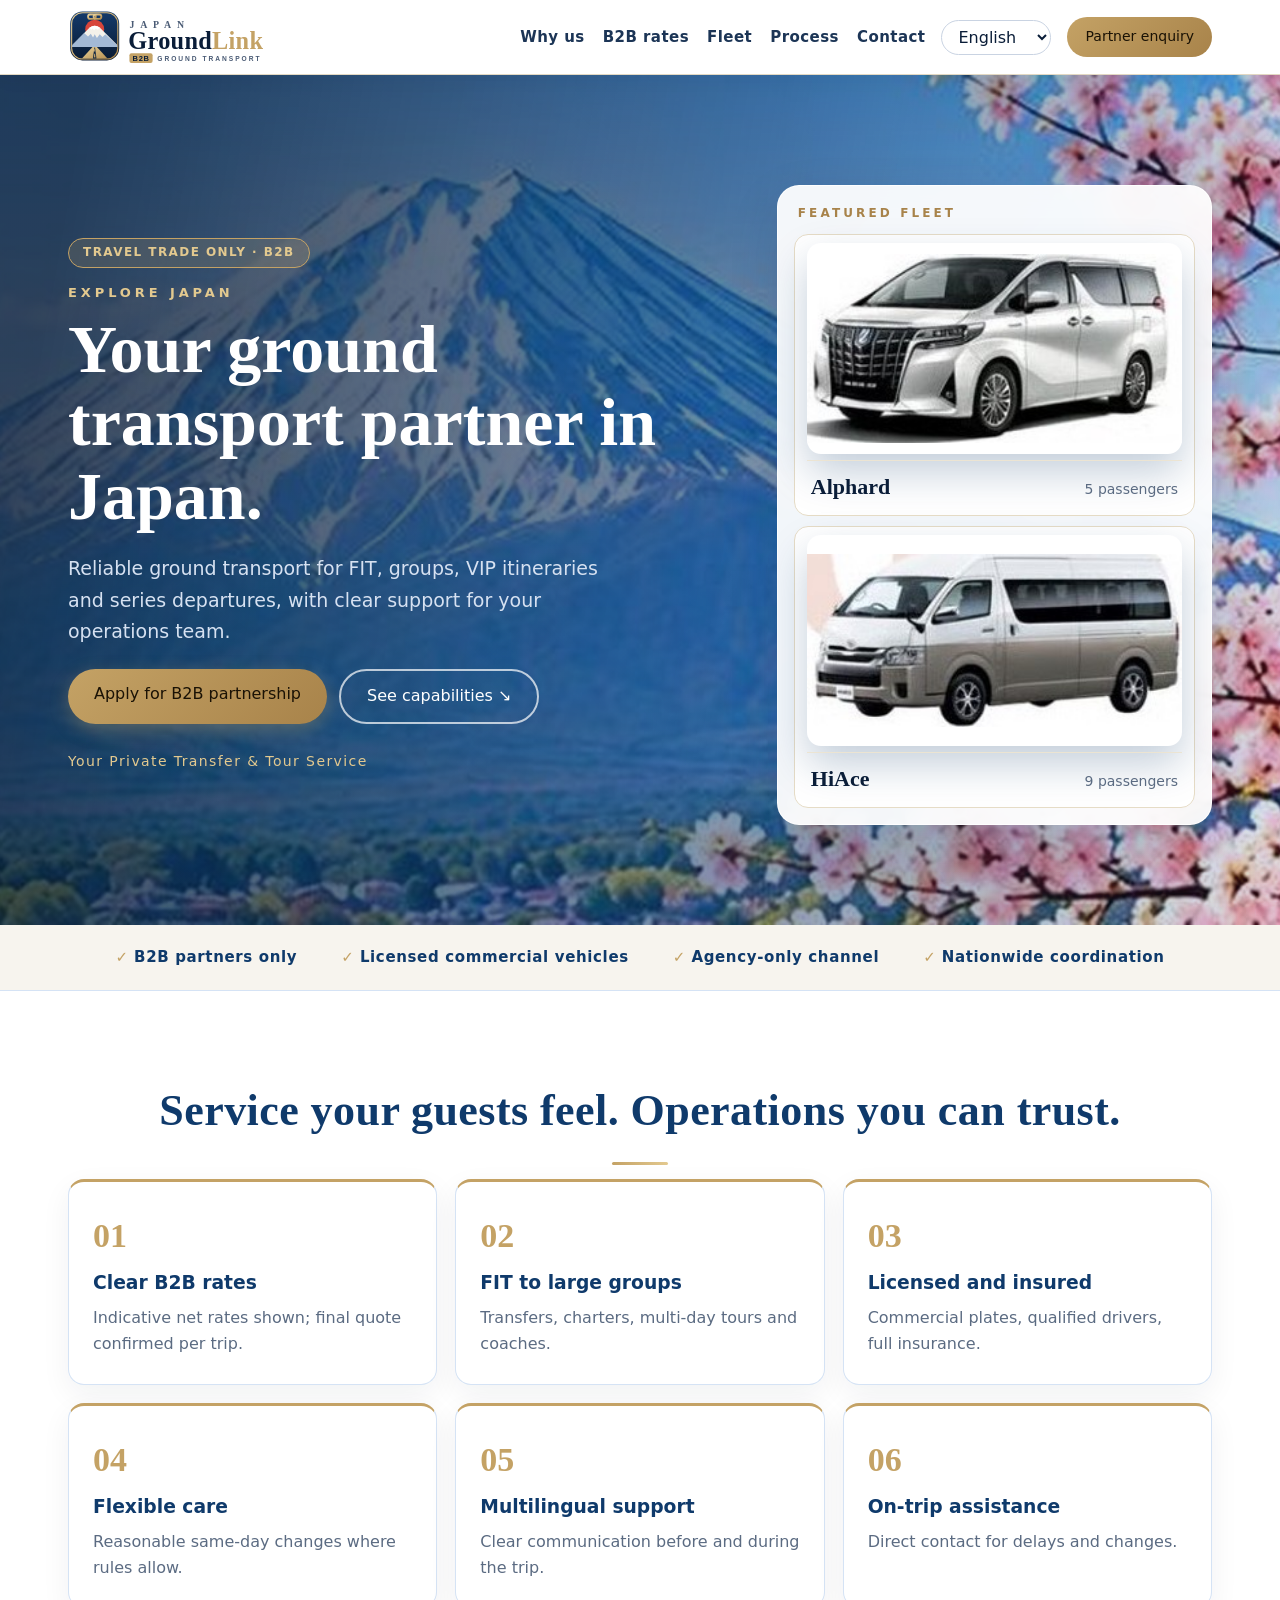
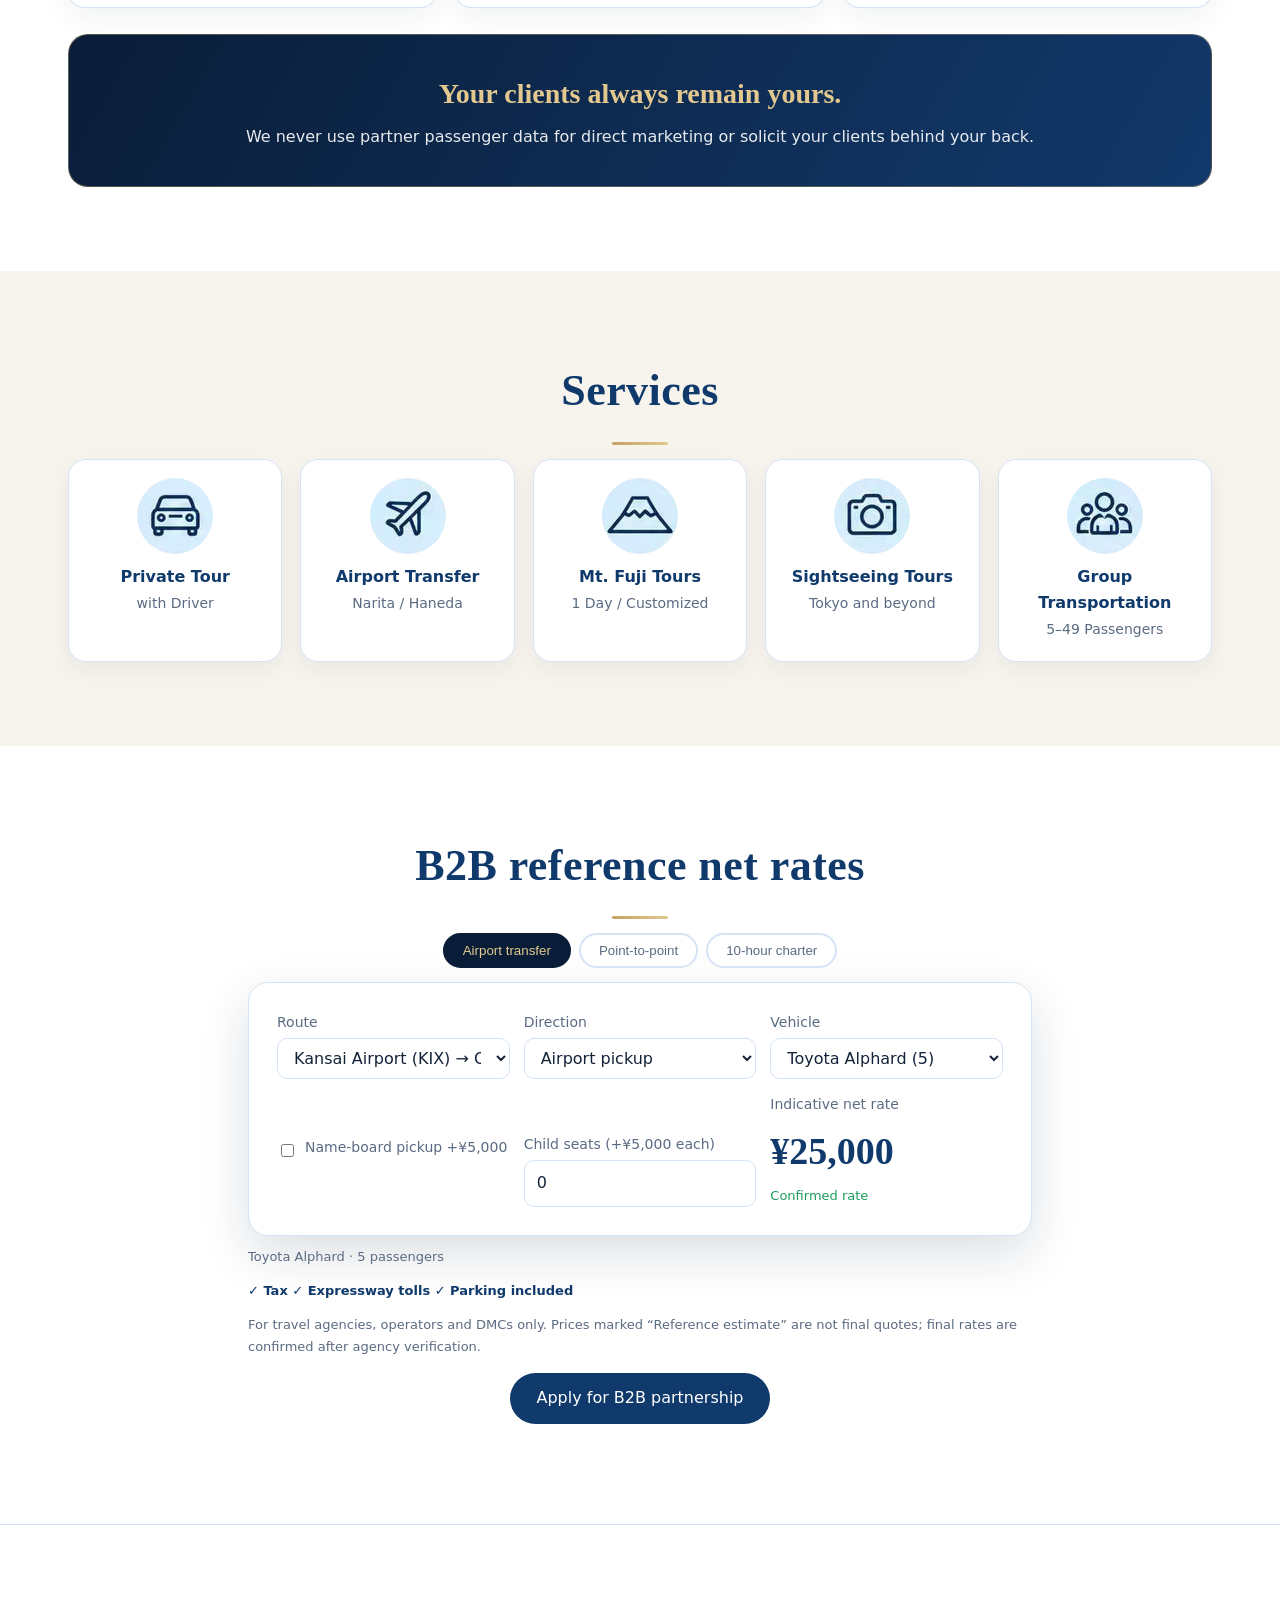
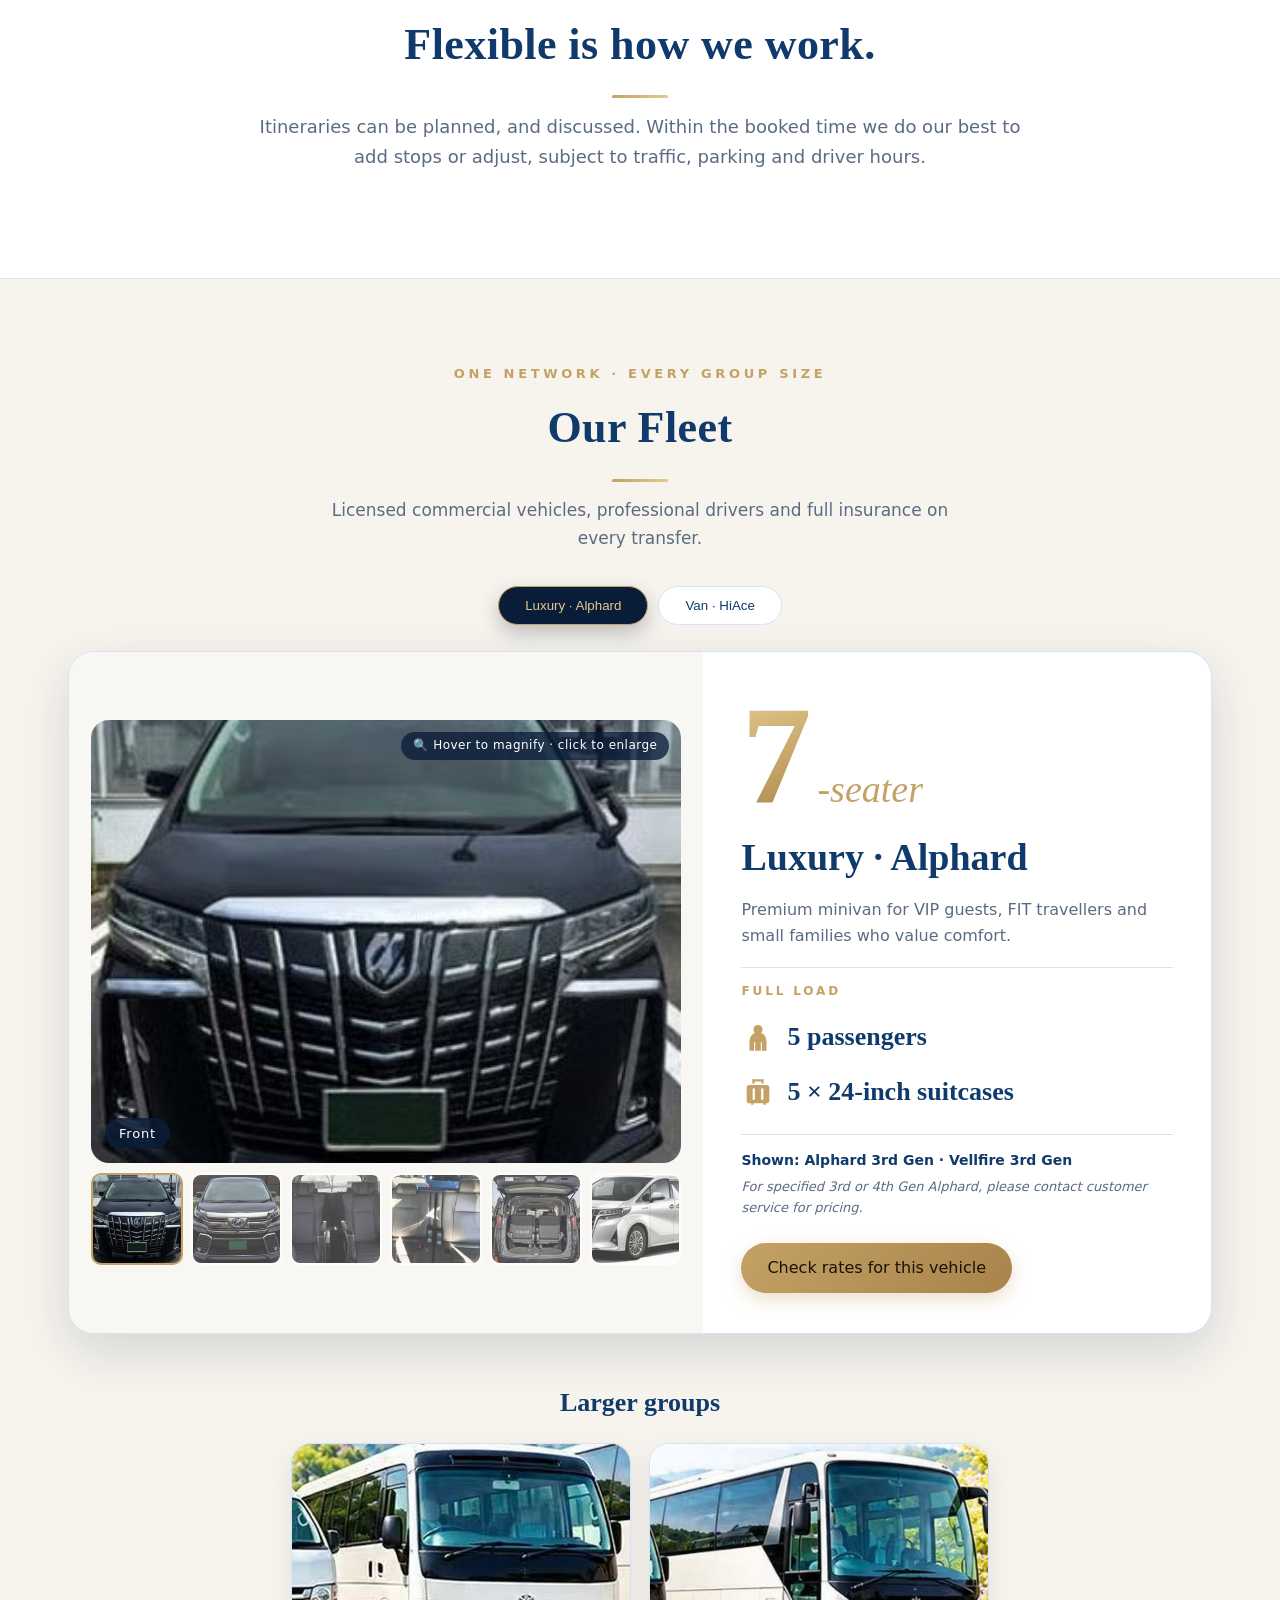
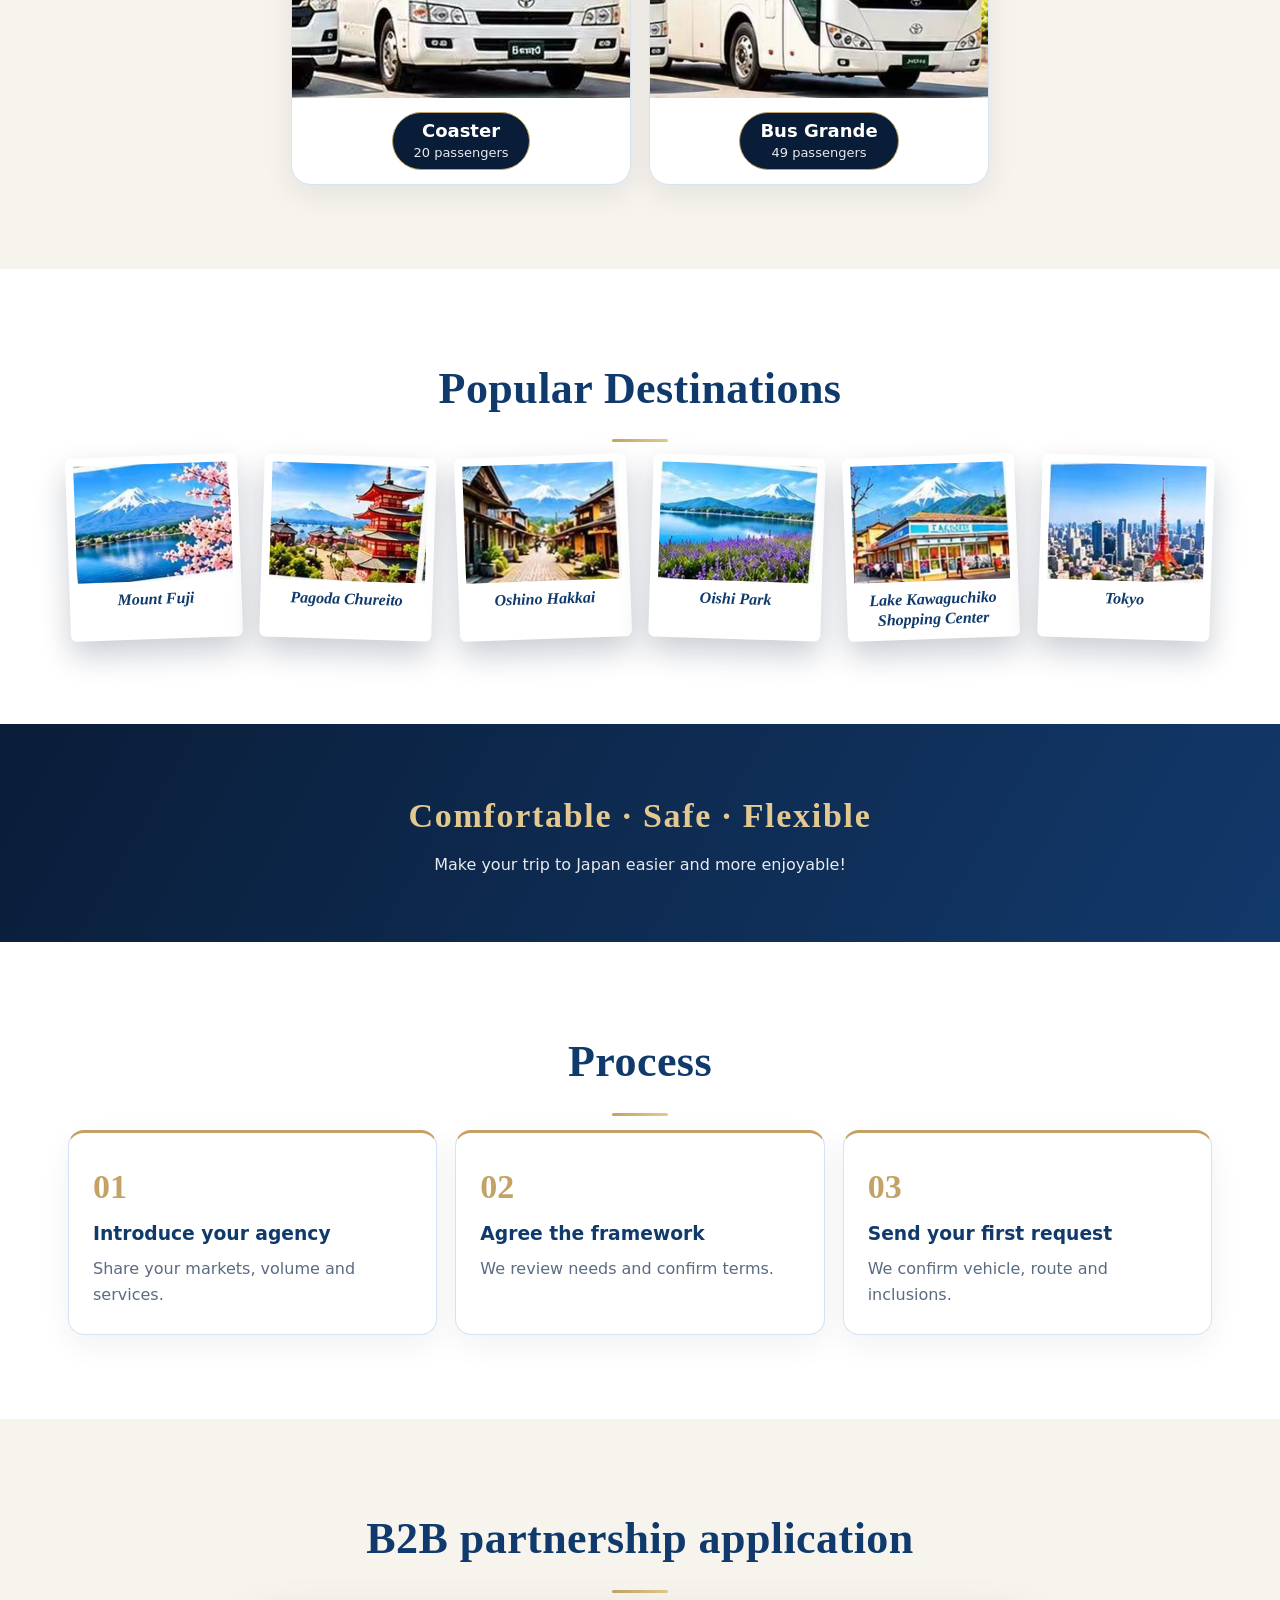
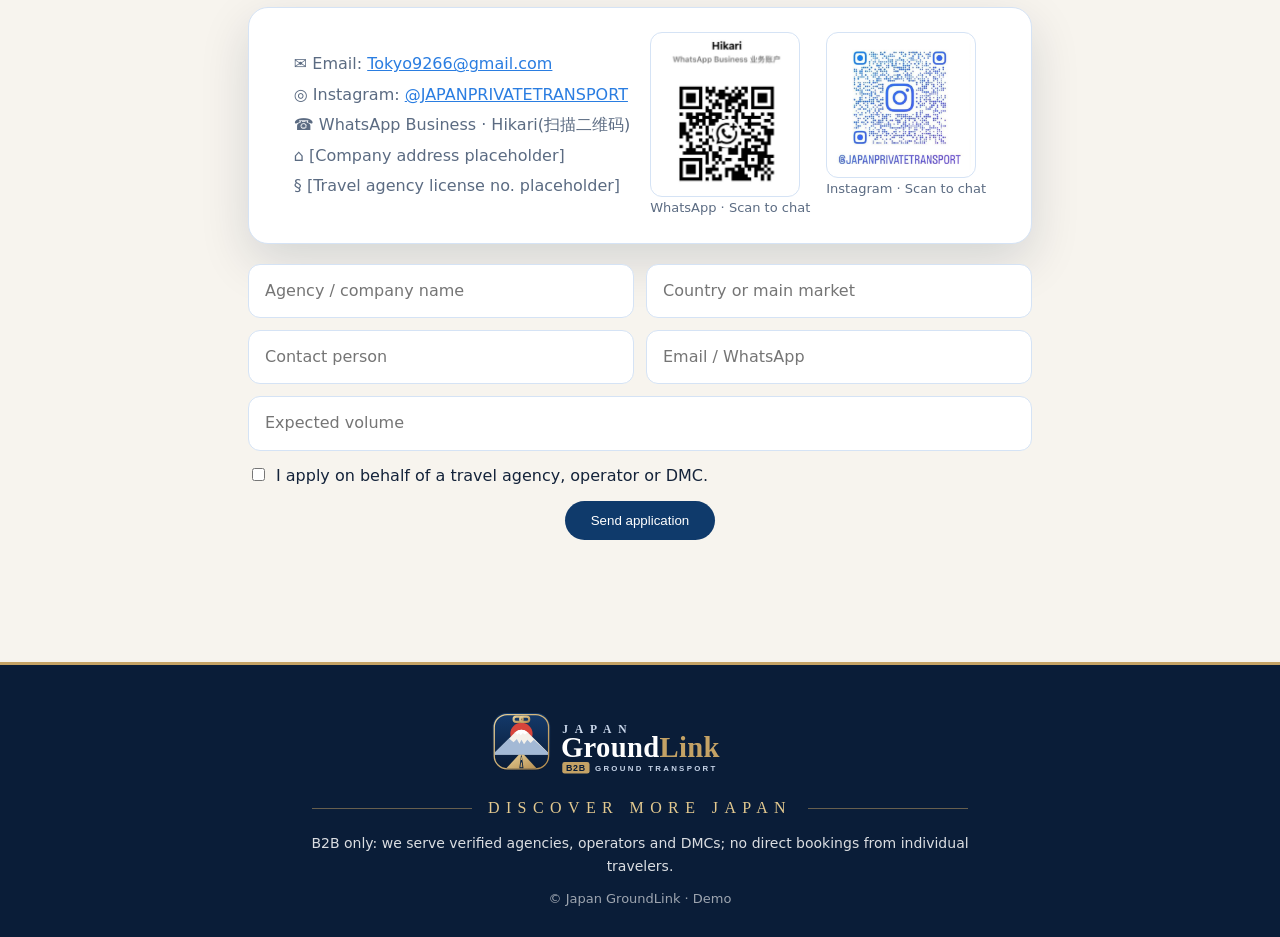
<file: index.html>
<!DOCTYPE html>
<!--
  Japan GroundLink — B2B 地面交通 Demo 首页
  所有可见文字都来自 i18n/*.js:元素上的 data-i18n="键" 会在加载时被替换。
    data-i18n="键"            → 整段文字
    data-i18n-part="0|1"      → 文字含 "标题|说明" 时取第几段
    data-i18n-ph="键"         → 输入框 placeholder
    data-pax="5"              → 使用 fleet.pax 并把 {n} 换成数字
    data-site="email"         → 来自 data/site.js 的公司资料
-->
<html lang="en">
<head>
  <meta charset="utf-8">
  <meta name="viewport" content="width=device-width, initial-scale=1, viewport-fit=cover">
  <title>Japan GroundLink</title>
  <link rel="icon" type="image/svg+xml" href="assets/logo/emblem.svg">
  <link rel="stylesheet" href="css/base.css">
  <link rel="stylesheet" href="css/components.css">
  <link rel="stylesheet" href="css/premium.css">
  <link rel="stylesheet" href="css/responsive.css">
</head>
<body>

<!-- ① 顶部导航 + 语言选择 -->
<header class="site-header">
  <div class="bar">
    <a class="logo" href="#top" aria-label="Japan GroundLink"><img src="assets/logo/logo-light.svg" alt="Japan GroundLink · B2B Ground Transport" width="263" height="60"></a>
    <nav class="main-nav">
      <a href="#why" data-i18n="nav.why"></a>
      <a href="#rates" data-i18n="nav.rates"></a>
      <a href="#fleet" data-i18n="nav.fleet"></a>
      <a href="#process" data-i18n="nav.process"></a>
      <a href="#apply" data-i18n="nav.contact"></a>
    </nav>
    <select id="lang-select" aria-label="Language"></select>
    <a class="btn btn-gold nav-cta" href="#apply" data-i18n="nav.enquiry"></a>
  </div>
</header>

<!-- ② 首屏 Hero:左文案 + 右图 -->
<section class="hero" id="top">
  <div class="wrap hero-grid">
    <div class="hero-copy">
      <span class="badge" data-i18n="hero.badge"></span>
      <p class="eyebrow" data-i18n="hero.explore"></p>
      <h1 data-i18n="hero.title"></h1>
      <p class="lead" data-i18n="hero.text"></p>
      <div class="hero-cta">
        <a class="btn btn-gold" href="#apply" data-i18n="hero.cta"></a>
        <a class="btn btn-outline" href="#why" data-i18n="hero.cap"></a>
      </div>
      <p class="hero-sub" data-i18n="hero.sub"></p>
    </div>
    <a class="hero-card" href="#fleet" aria-label="Fleet">
      <span class="hc-label" data-i18n="hero.card"></span>
      <span class="hc-car"><img src="assets/images/fleet/alphard-side.jpg" alt="Toyota Alphard"><span class="hc-row"><b>Alphard</b><small data-i18n="fleet.fullpax" data-pax="5"></small></span></span>
      <span class="hc-car"><img src="assets/images/fleet/hiace-side.jpg" alt="Toyota HiAce"><span class="hc-row"><b>HiAce</b><small data-i18n="fleet.fullpax" data-pax="9"></small></span></span>
    </a>
  </div>
</section>

<!-- ③ 信任栏 -->
<div class="trust">
  <div class="wrap trust-list">
    <span>✓ <b data-i18n="trust.1"></b></span><span>✓ <b data-i18n="trust.2"></b></span>
    <span>✓ <b data-i18n="trust.3"></b></span><span>✓ <b data-i18n="trust.4"></b></span>
  </div>
</div>

<!-- ④ 合作优势 6 项 + 客户保护 -->
<section id="why">
  <div class="wrap">
    <h2 data-i18n="why.title"></h2>
    <div class="grid grid-why">
      <article class="card"><i class="num">01</i><h3 data-i18n="why.1" data-i18n-part="0"></h3><p data-i18n="why.1" data-i18n-part="1"></p></article>
      <article class="card"><i class="num">02</i><h3 data-i18n="why.2" data-i18n-part="0"></h3><p data-i18n="why.2" data-i18n-part="1"></p></article>
      <article class="card"><i class="num">03</i><h3 data-i18n="why.3" data-i18n-part="0"></h3><p data-i18n="why.3" data-i18n-part="1"></p></article>
      <article class="card"><i class="num">04</i><h3 data-i18n="why.4" data-i18n-part="0"></h3><p data-i18n="why.4" data-i18n-part="1"></p></article>
      <article class="card"><i class="num">05</i><h3 data-i18n="why.5" data-i18n-part="0"></h3><p data-i18n="why.5" data-i18n-part="1"></p></article>
      <article class="card"><i class="num">06</i><h3 data-i18n="why.6" data-i18n-part="0"></h3><p data-i18n="why.6" data-i18n-part="1"></p></article>
    </div>
    <div class="callout"><h3 data-i18n="protect" data-i18n-part="0"></h3><p data-i18n="protect" data-i18n-part="1"></p></div>
  </div>
</section>

<!-- ⑤ 服务(图标取自上传图片) -->
<section class="alt" id="services">
  <div class="wrap">
    <h2 data-i18n="nav.services"></h2>
    <div class="grid grid-svc">
      <div class="svc"><img src="assets/images/ic1.jpg" alt=""><b data-i18n="svc.1" data-i18n-part="0"></b><span data-i18n="svc.1" data-i18n-part="1"></span></div>
      <div class="svc"><img src="assets/images/ic2.jpg" alt=""><b data-i18n="svc.2" data-i18n-part="0"></b><span data-i18n="svc.2" data-i18n-part="1"></span></div>
      <div class="svc"><img src="assets/images/ic3.jpg" alt=""><b data-i18n="svc.3" data-i18n-part="0"></b><span data-i18n="svc.3" data-i18n-part="1"></span></div>
      <div class="svc"><img src="assets/images/ic4.jpg" alt=""><b data-i18n="svc.4" data-i18n-part="0"></b><span data-i18n="svc.4" data-i18n-part="1"></span></div>
      <div class="svc"><img src="assets/images/ic5.jpg" alt=""><b data-i18n="svc.5" data-i18n-part="0"></b><span data-i18n="svc.5" data-i18n-part="1"></span></div>
    </div>
  </div>
</section>

<!-- ⑥ B2B 参考净价估算(演示;数据在 data/rates.js) -->
<section id="rates">
  <div class="wrap narrow">
    <h2 data-i18n="rates.title"></h2>
    <!-- 三个标签:机场接送 / 点对点 / 10 小时包车(js/rates.js 控制显示哪些输入项) -->
    <div class="tabs" id="rate-tabs">
      <button data-t="airport" class="on" data-i18n="rates.tab.airport"></button>
      <button data-t="p2p" data-i18n="rates.tab.p2p"></button>
      <button data-t="charter" data-i18n="rates.tab.charter"></button>
    </div>
    <div class="rate-box">
      <label id="r-route"><span data-i18n="rates.route"></span><select id="rate-route"></select></label>
      <label id="r-dir"><span data-i18n="rates.dir"></span>
        <select id="rate-dir"><option value="pickup" data-i18n="rates.dir.pickup"></option><option value="dropoff" data-i18n="rates.dir.dropoff"></option></select></label>
      <label id="r-km" hidden><span data-i18n="rates.km"></span><input id="rate-km" type="number" min="1" value="30"></label>
      <label id="r-car"><span data-i18n="rates.car"></span><select id="rate-car"></select></label>
      <label id="r-board" class="check"><input type="checkbox" id="rate-board"> <span data-i18n="rates.board"></span></label>
      <label id="r-seat"><span data-i18n="rates.seat"></span><input id="rate-seat" type="number" min="0" max="4" value="0"></label>
      <div class="rate-out"><small data-i18n="rates.price"></small><strong id="rate-price">—</strong><em id="rate-tag"></em></div>
    </div>
    <p class="note" id="rate-cap"></p>
    <p class="note ok-line" data-i18n="rates.included"></p>
    <p class="note" data-i18n="rates.note"></p>
    <p class="center"><a class="btn" href="#apply" data-i18n="hero.cta"></a></p>
  </div>
</section>

<!-- ⑦ 灵活服务 -->
<section class="band-light">
  <div class="wrap narrow center"><h2 data-i18n="flex" data-i18n-part="0"></h2><p class="lead" data-i18n="flex" data-i18n-part="1"></p></div>
</section>

<!-- ⑧ 车队:Alphard / HiAce 展示(图片取自客户提供的两张车型图,裁剪在 assets/images/fleet/);Coaster / Bus 沿用原图 -->
<section class="alt fleet" id="fleet">
  <div class="wrap">
    <p class="kicker" data-i18n="fleet.eyebrow"></p>
    <h2 data-i18n="fleet.title"></h2>
    <p class="sec-sub" data-i18n="fleet.sub"></p>
    <div class="fleet-tabs" id="fleet-tabs" role="tablist">
      <button type="button" role="tab" class="on" data-f="alphard" data-i18n="fleet.tab.alphard"></button>
      <button type="button" role="tab" data-f="hiace" data-i18n="fleet.tab.hiace"></button>
    </div>
    <article class="showcase" data-f="alphard">
      <div class="gal">
        <figure class="gal-main" tabindex="0" aria-label="Click to enlarge"><span class="zoom-hint" data-i18n="fleet.zoom"></span><span class="lens" hidden></span><img src="assets/images/fleet/alphard-front.jpg" alt="Toyota Alphard 3rd generation front"><figcaption data-i18n="fleet.v.front"></figcaption></figure>
        <div class="thumbs"><button type="button" class="th on" data-src="assets/images/fleet/alphard-front.jpg" data-cap="fleet.v.front"><img src="assets/images/fleet/alphard-front.jpg" alt="Toyota Alphard 3rd generation front" loading="lazy"></button><button type="button" class="th" data-src="assets/images/fleet/vellfire-front.jpg" data-cap="fleet.v.front"><img src="assets/images/fleet/vellfire-front.jpg" alt="Toyota Vellfire 3rd generation front" loading="lazy"></button><button type="button" class="th" data-src="assets/images/fleet/alphard-seats.jpg" data-cap="fleet.v.cabin"><img src="assets/images/fleet/alphard-seats.jpg" alt="Alphard second-row seats" loading="lazy"></button><button type="button" class="th" data-src="assets/images/fleet/alphard-rear.jpg" data-cap="fleet.v.rear"><img src="assets/images/fleet/alphard-rear.jpg" alt="Alphard rear seats" loading="lazy"></button><button type="button" class="th" data-src="assets/images/fleet/alphard-trunk.jpg" data-cap="fleet.v.cargo"><img src="assets/images/fleet/alphard-trunk.jpg" alt="Alphard luggage space" loading="lazy"></button><button type="button" class="th" data-src="assets/images/fleet/alphard-side.jpg" data-cap="fleet.v.side"><img src="assets/images/fleet/alphard-side.jpg" alt="Alphard side view" loading="lazy"></button></div>
      </div>
      <div class="spec">
        <div class="big"><b>7</b><span data-i18n="fleet.seater"></span></div>
        <h3 data-i18n="fleet.tab.alphard"></h3>
        <p class="desc" data-i18n="fleet.alphard.desc"></p>
        <div class="full-load">
          <small data-i18n="fleet.full"></small>
          <div class="fl-row"><svg viewBox="0 0 24 24" aria-hidden="true"><circle cx="12" cy="6" r="3.2"/><path d="M6 21v-7a6 6 0 0 1 12 0v7h-3.2v-6h-.8v6h-4v-6h-.8v6z"/></svg><span data-i18n="fleet.fullpax" data-pax="5"></span></div>
          <div class="fl-row"><svg viewBox="0 0 24 24" aria-hidden="true"><path d="M8 3h8v3h-1.6V4.6H9.6V6H8zM6 7h12a2 2 0 0 1 2 2v9a2 2 0 0 1-2 2h-.6v1h-1.6v-1H8.8v1H7.2v-1H6a2 2 0 0 1-2-2V9a2 2 0 0 1 2-2zm2.2 2.6v7.8h1.6V9.6zm6 0v7.8h1.6V9.6z"/></svg><span data-i18n="fleet.fullbag" data-pax="5"></span></div>
        </div>
        <p class="models" data-i18n="fleet.models"></p>
        <p class="fine" data-i18n="fleet.note.alphard"></p>
        <a class="btn btn-gold" href="#rates" data-car="0" data-i18n="fleet.quote"></a>
      </div>
    </article>
    <article class="showcase" data-f="hiace" hidden>
      <div class="gal">
        <figure class="gal-main" tabindex="0" aria-label="Click to enlarge"><span class="zoom-hint" data-i18n="fleet.zoom"></span><span class="lens" hidden></span><img src="assets/images/fleet/hiace-front.jpg" alt="Toyota HiAce front"><figcaption data-i18n="fleet.v.front"></figcaption></figure>
        <div class="thumbs"><button type="button" class="th on" data-src="assets/images/fleet/hiace-front.jpg" data-cap="fleet.v.front"><img src="assets/images/fleet/hiace-front.jpg" alt="Toyota HiAce front" loading="lazy"></button><button type="button" class="th" data-src="assets/images/fleet/hiace-34.jpg" data-cap="fleet.v.34"><img src="assets/images/fleet/hiace-34.jpg" alt="Toyota HiAce three-quarter view" loading="lazy"></button><button type="button" class="th" data-src="assets/images/fleet/hiace-in1.jpg" data-cap="fleet.v.cabin"><img src="assets/images/fleet/hiace-in1.jpg" alt="HiAce cabin" loading="lazy"></button><button type="button" class="th" data-src="assets/images/fleet/hiace-in2.jpg" data-cap="fleet.v.rear"><img src="assets/images/fleet/hiace-in2.jpg" alt="HiAce rear seats" loading="lazy"></button><button type="button" class="th" data-src="assets/images/fleet/hiace-trunk.jpg" data-cap="fleet.v.cargo"><img src="assets/images/fleet/hiace-trunk.jpg" alt="HiAce luggage space" loading="lazy"></button><button type="button" class="th" data-src="assets/images/fleet/hiace-side.jpg" data-cap="fleet.v.side"><img src="assets/images/fleet/hiace-side.jpg" alt="HiAce side view" loading="lazy"></button></div>
      </div>
      <div class="spec">
        <div class="big"><b>10</b><span data-i18n="fleet.seater"></span></div>
        <h3 data-i18n="fleet.tab.hiace"></h3>
        <p class="desc" data-i18n="fleet.hiace.desc"></p>
        <div class="full-load">
          <small data-i18n="fleet.full"></small>
          <div class="fl-row"><svg viewBox="0 0 24 24" aria-hidden="true"><circle cx="12" cy="6" r="3.2"/><path d="M6 21v-7a6 6 0 0 1 12 0v7h-3.2v-6h-.8v6h-4v-6h-.8v6z"/></svg><span data-i18n="fleet.fullpax" data-pax="9"></span></div>
          <div class="fl-row"><svg viewBox="0 0 24 24" aria-hidden="true"><path d="M8 3h8v3h-1.6V4.6H9.6V6H8zM6 7h12a2 2 0 0 1 2 2v9a2 2 0 0 1-2 2h-.6v1h-1.6v-1H8.8v1H7.2v-1H6a2 2 0 0 1-2-2V9a2 2 0 0 1 2-2zm2.2 2.6v7.8h1.6V9.6zm6 0v7.8h1.6V9.6z"/></svg><span data-i18n="fleet.fullbag" data-pax="9"></span></div>
        </div>
        
        
        <a class="btn btn-gold" href="#rates" data-car="1" data-i18n="fleet.quote"></a>
      </div>
    </article>
    <h3 class="more-h" data-i18n="fleet.more"></h3>
    <div class="grid grid-more">
      <div class="fleet-card"><img src="assets/images/v3.jpg" alt="Toyota Coaster"><div class="pill"><b>Coaster</b><small data-i18n="fleet.pax" data-pax="20"></small></div></div>
      <div class="fleet-card"><img src="assets/images/v4.jpg" alt="Bus Grande"><div class="pill"><b>Bus Grande</b><small data-i18n="fleet.pax" data-pax="49"></small></div></div>
    </div>
  </div>
</section>

<!-- ⑨ 目的地(拍立得风格) -->
<section id="destinations">
  <div class="wrap">
    <h2 data-i18n="dest.title"></h2>
    <div class="grid grid-dest">
      <figure class="polaroid"><img src="assets/images/d1.jpg" alt="Mount Fuji"><figcaption>Mount Fuji</figcaption></figure>
      <figure class="polaroid"><img src="assets/images/d2.jpg" alt="Pagoda Chureito"><figcaption>Pagoda Chureito</figcaption></figure>
      <figure class="polaroid"><img src="assets/images/d3.jpg" alt="Oshino Hakkai"><figcaption>Oshino Hakkai</figcaption></figure>
      <figure class="polaroid"><img src="assets/images/d4.jpg" alt="Oishi Park"><figcaption>Oishi Park</figcaption></figure>
      <figure class="polaroid"><img src="assets/images/d5.jpg" alt="Lake Kawaguchiko Shopping Center"><figcaption>Lake Kawaguchiko Shopping Center</figcaption></figure>
      <figure class="polaroid"><img src="assets/images/d6.jpg" alt="Tokyo"><figcaption>Tokyo</figcaption></figure>
    </div>
  </div>
</section>

<!-- ⑩ 品牌口号带 -->
<div class="band"><div class="band-title" data-i18n="band.tags"></div><p data-i18n="band.tag"></p></div>

<!-- ⑪ 合作流程 3 步 -->
<section id="process">
  <div class="wrap">
    <h2 data-i18n="nav.process"></h2>
    <div class="grid grid-proc">
      <article class="card step"><i class="num">01</i><h3 data-i18n="proc.1" data-i18n-part="0"></h3><p data-i18n="proc.1" data-i18n-part="1"></p></article>
      <article class="card step"><i class="num">02</i><h3 data-i18n="proc.2" data-i18n-part="0"></h3><p data-i18n="proc.2" data-i18n-part="1"></p></article>
      <article class="card step"><i class="num">03</i><h3 data-i18n="proc.3" data-i18n-part="0"></h3><p data-i18n="proc.3" data-i18n-part="1"></p></article>
    </div>
  </div>
</section>

<!-- ⑫ 联系 + B2B 申请表(演示:不会发送数据) -->
<section class="alt" id="apply">
  <div class="wrap narrow">
    <h2 data-i18n="apply.title"></h2>
    <!-- 联系方式:邮箱、Instagram、WhatsApp Business 二维码(资料在 data/site.js) -->
    <div class="contact-card">
      <ul class="contact-info">
        <li>✉ <span data-i18n="contact.email"></span>: <a data-site="email"></a></li>
        <li>◎ Instagram: <a data-site="instagram" target="_blank" rel="noopener"></a></li>
        <li>☎ <span data-site="whatsapp"></span></li>
        <li>⌂ <span data-site="address"></span></li><li>§ <span data-site="license"></span></li>
      </ul>
      <div class="qrs">
        <figure><img src="assets/images/qr-whatsapp.png" alt="WhatsApp Business QR · Hikari"><figcaption>WhatsApp · <span data-i18n="contact.scan"></span></figcaption></figure>
        <figure><img src="assets/images/qr-instagram.png" alt="Instagram QR · @JAPANPRIVATETRANSPORT"><figcaption>Instagram · <span data-i18n="contact.scan"></span></figcaption></figure>
      </div>
    </div>
    <div class="form">
      <input id="f-company" data-i18n-ph="apply.company"><input id="f-country" data-i18n-ph="apply.country">
      <input id="f-contact" data-i18n-ph="apply.contact"><input id="f-email" data-i18n-ph="apply.email">
      <input id="f-volume" class="full" data-i18n-ph="apply.volume">
      <label class="full check"><input type="checkbox" id="f-consent"> <span data-i18n="apply.consent"></span></label>
      <div class="full center"><button class="btn" id="f-send" data-i18n="apply.send"></button></div>
    </div>
    <div id="form-status" class="status"></div>
  </div>
</section>

<!-- ⑬ 页脚 -->
<footer class="site-footer">
  <img class="foot-logo" src="assets/logo/logo-dark.svg" alt="Japan GroundLink · B2B Ground Transport" width="317" height="72">
  <div class="discover"><i></i><span data-i18n="footer.discover"></span><i></i></div>
  <p data-i18n="footer.note"></p>
  <p class="copy">© Japan GroundLink · Demo</p>
</footer>

<!-- 车辆图片放大查看(js/fleet.js):滚轮/按钮缩放,拖动平移,←→ 切换,Esc 关闭 -->
<div id="lb" class="lb" hidden role="dialog" aria-modal="true">
  <div class="lb-stage"><img id="lb-img" alt="" draggable="false"></div>
  <div class="lb-bar">
    <button type="button" id="lb-prev" aria-label="Previous">‹</button>
    <button type="button" id="lb-out" aria-label="Zoom out">−</button>
    <span id="lb-z">100%</span>
    <button type="button" id="lb-in" aria-label="Zoom in">＋</button>
    <button type="button" id="lb-reset" aria-label="Reset">⟲</button>
    <button type="button" id="lb-next" aria-label="Next">›</button>
    <button type="button" id="lb-x" aria-label="Close">✕</button>
  </div>
  <p class="lb-cap" id="lb-cap"></p>
</div>

<!-- 脚本加载顺序:数据 → 翻译 → 逻辑 -->
<script src="data/site.js"></script>
<script src="data/rates.js"></script>
<script src="i18n/en.js"></script><script src="i18n/zh-CN.js"></script><script src="i18n/zh-TW.js"></script><script src="i18n/ja.js"></script>
<script src="js/i18n.js"></script>
<script src="js/rates.js"></script>
<script src="js/fleet.js"></script>
<script src="js/main.js"></script>
</body>
</html>
</file>
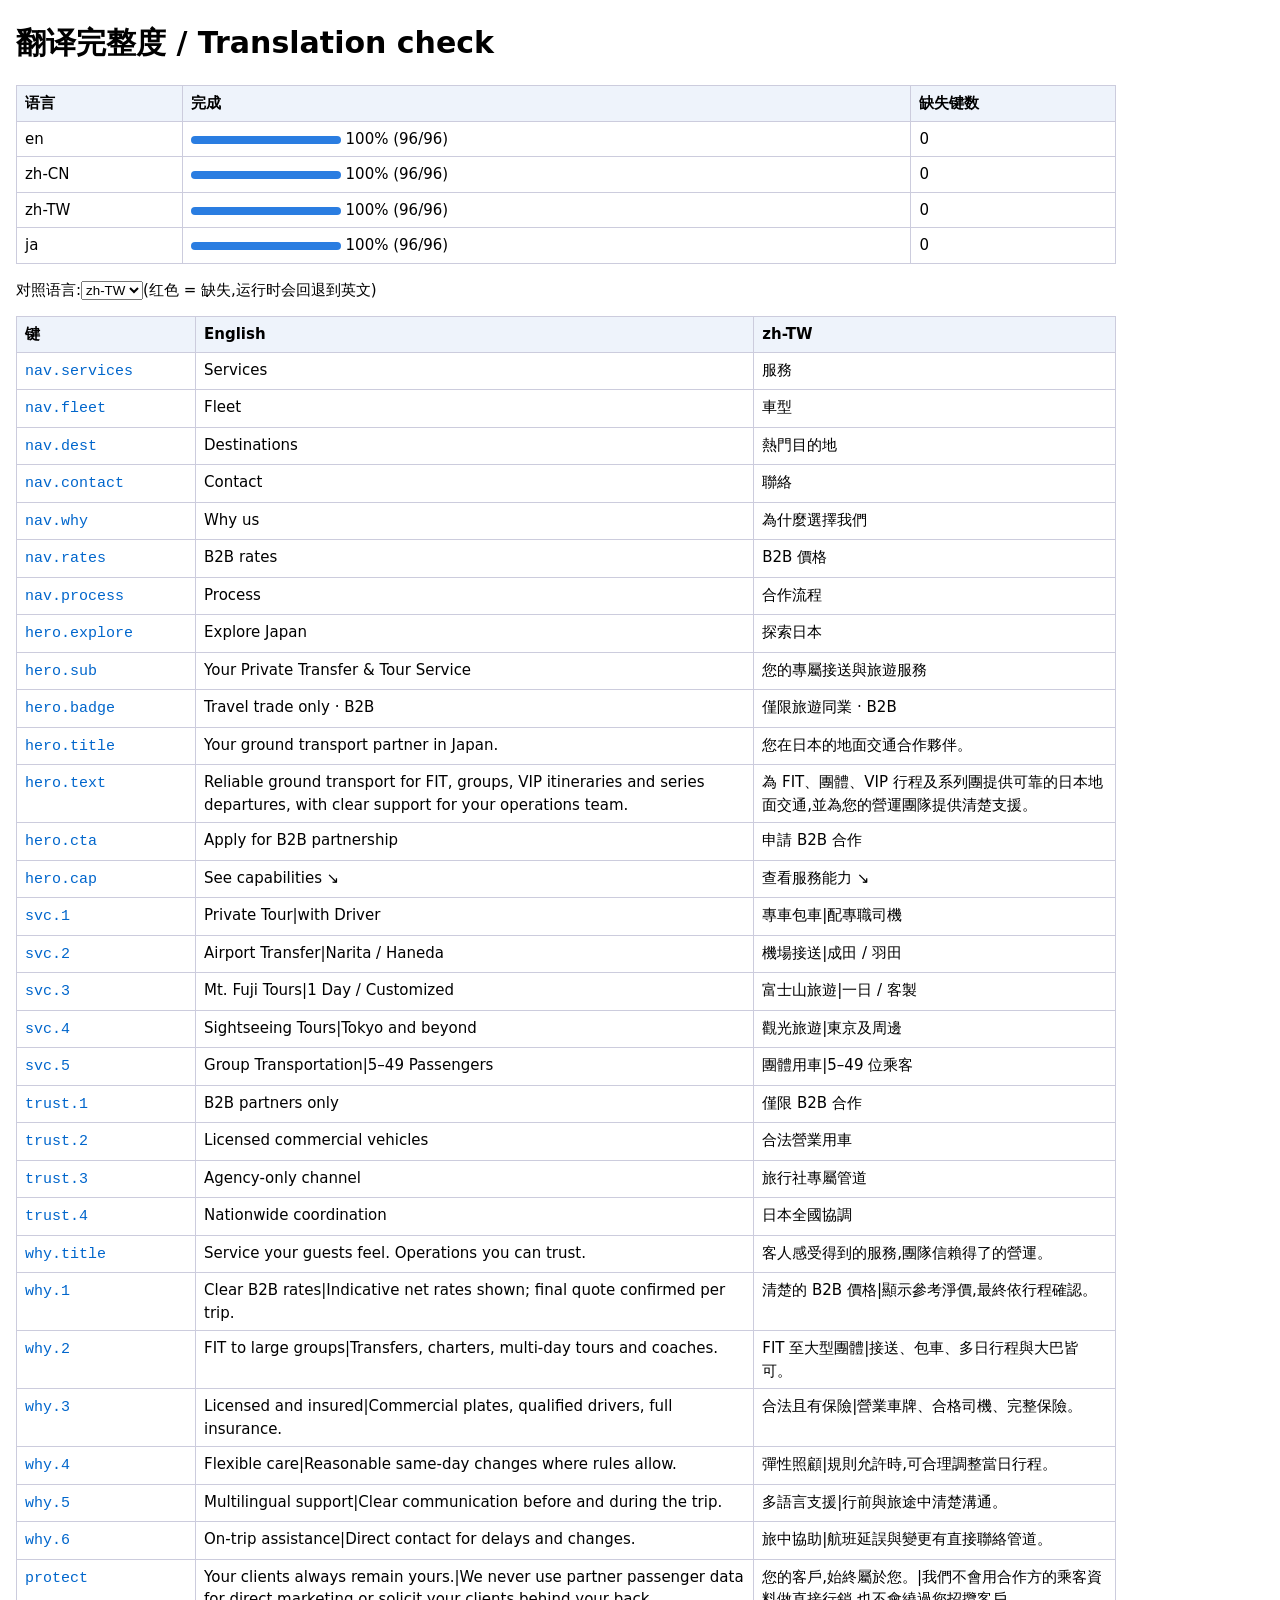
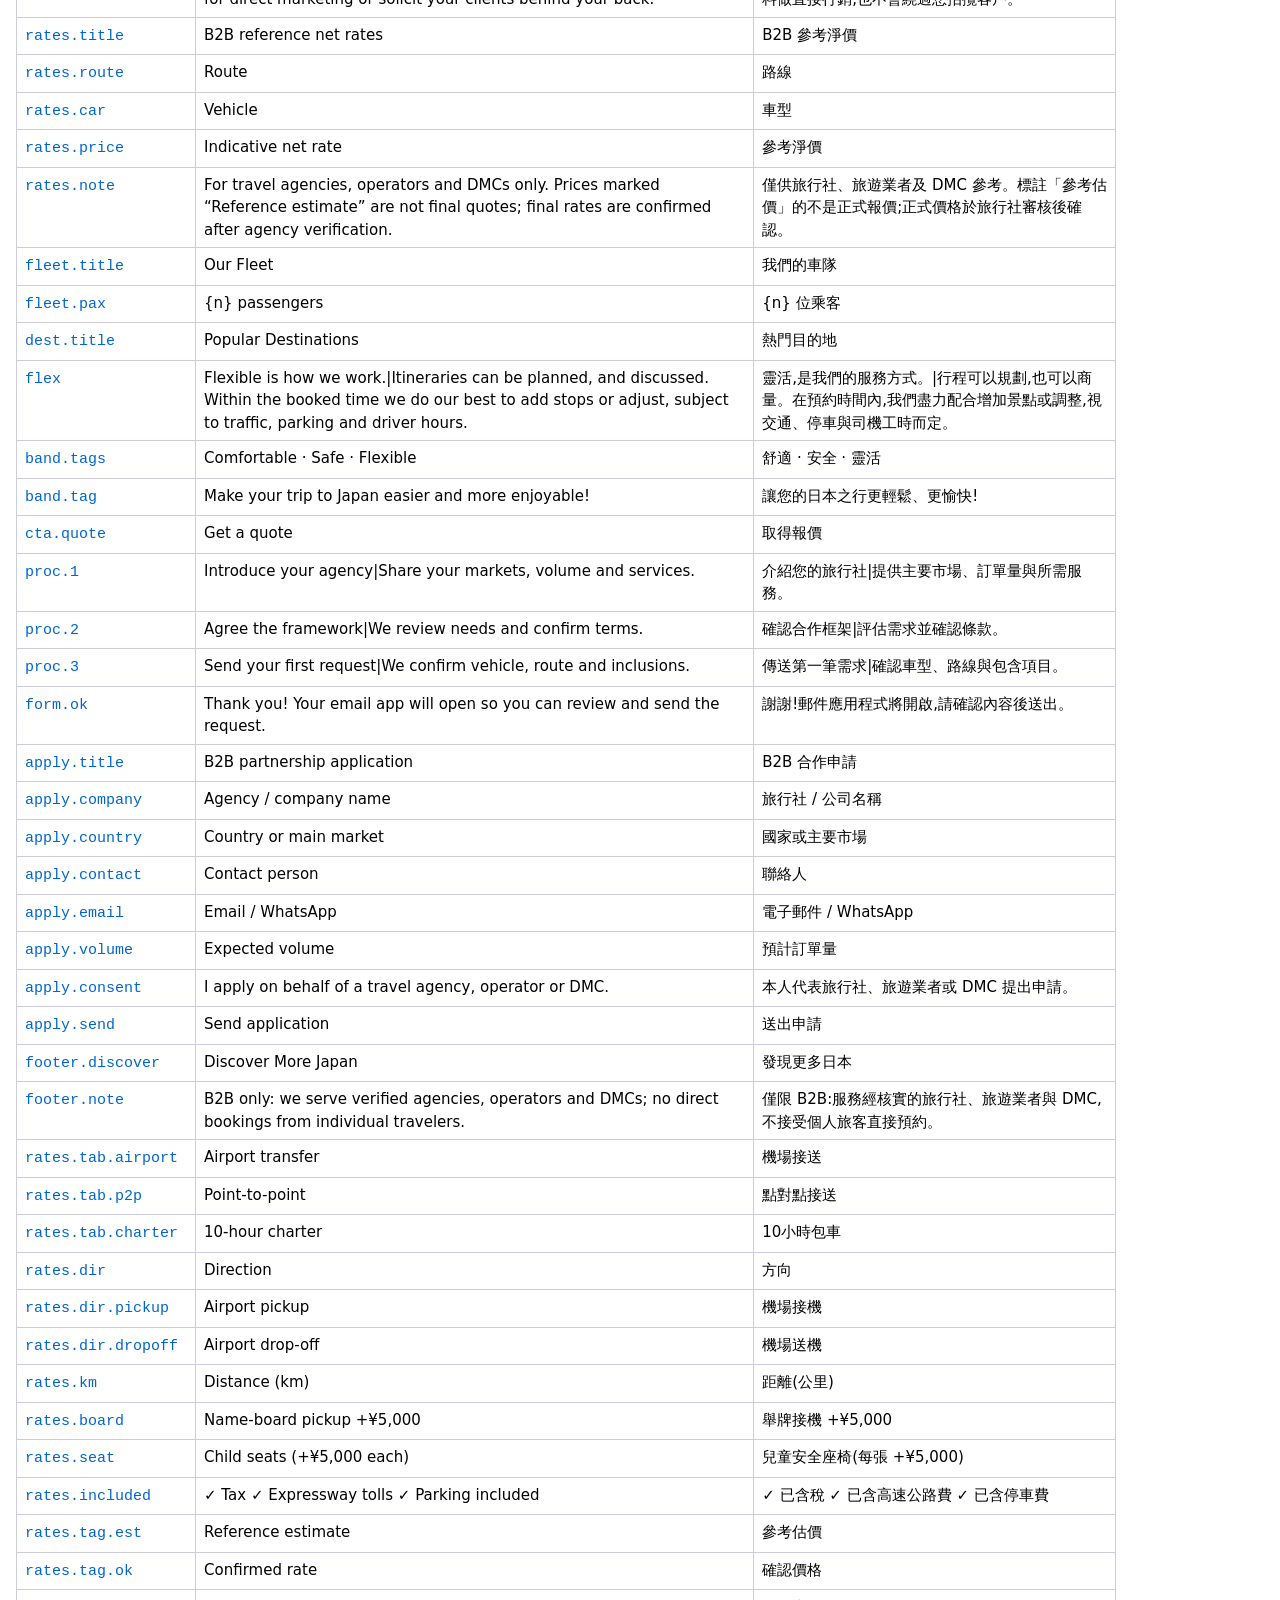
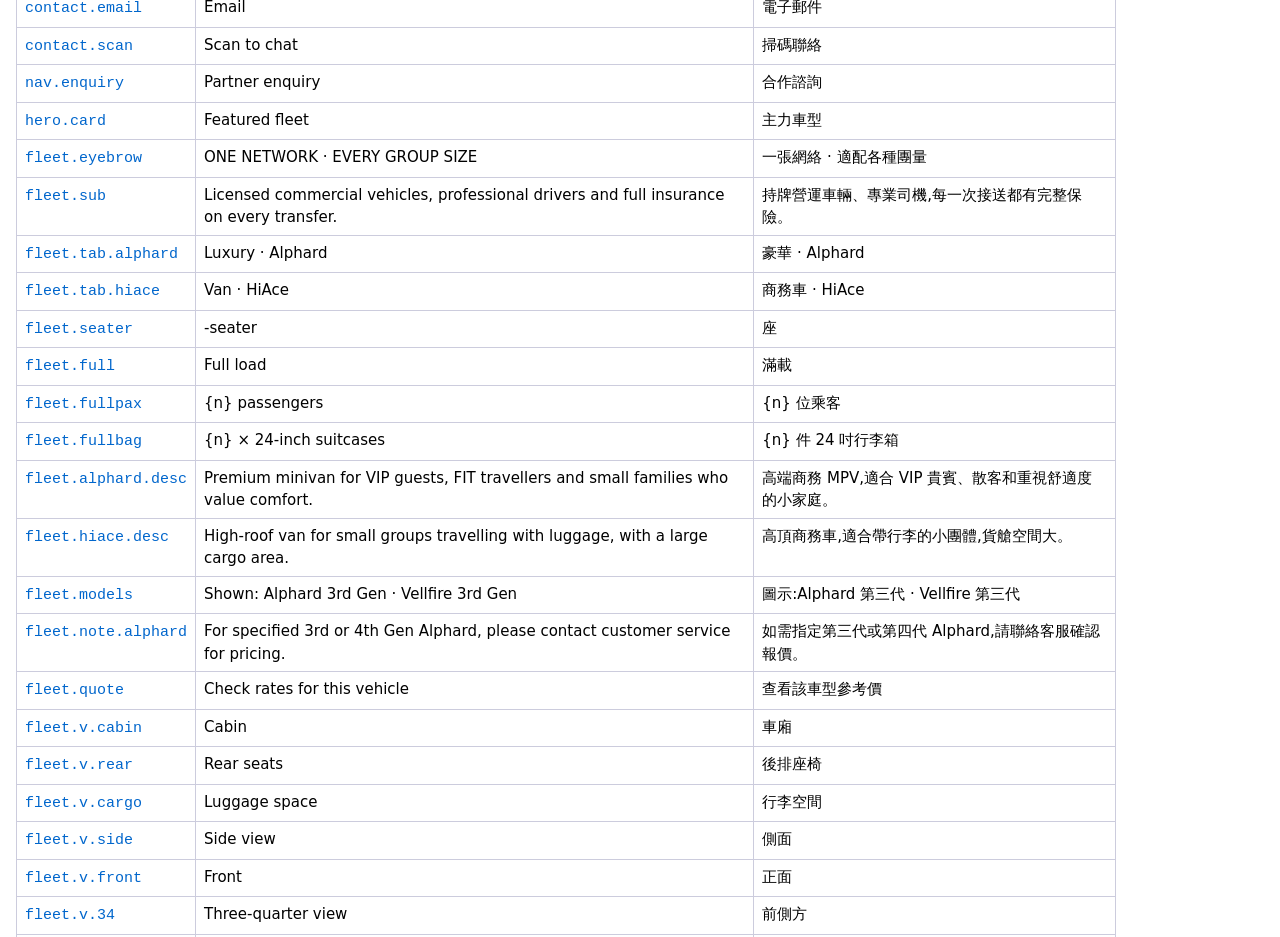
<file: tools/i18n-check.html>
<!DOCTYPE html>
<!-- 翻译检查工具:本地直接打开即可。上方显示各语言完整度;选择语言后可与英文逐条对照。 -->
<html lang="zh-CN"><head><meta charset="utf-8"><meta name="viewport" content="width=device-width, initial-scale=1">
<title>i18n 检查</title>
<style>
body{font:15px/1.5 system-ui,"Microsoft YaHei",sans-serif;margin:16px;max-width:1100px}
table{border-collapse:collapse;width:100%}td,th{border:1px solid #ccd;padding:6px 8px;vertical-align:top;text-align:start}
th{background:#eef3fb}.miss{background:#ffe3e3;color:#b00}code{color:#06c}.bar{display:inline-block;height:8px;background:#2a7de1;border-radius:4px}
</style></head><body>
<h1>翻译完整度 / Translation check</h1><div id="sum"></div>
<p>对照语言:<select id="sel"></select>(红色 = 缺失,运行时会回退到英文)</p><table id="tb"></table>
<script src="../i18n/en.js"></script><script src="../i18n/zh-CN.js"></script><script src="../i18n/zh-TW.js"></script><script src="../i18n/ja.js"></script>
<script>
var I=window.I18N,keys=Object.keys(I.en),$=function(s){return document.querySelector(s)};
var sum='<table><tr><th>语言</th><th>完成</th><th>缺失键数</th></tr>';
Object.keys(I).forEach(function(l){var n=keys.filter(function(k){return I[l][k]!==undefined}).length,p=Math.round(n/keys.length*100);
 sum+='<tr><td>'+l+'</td><td><span class="bar" style="width:'+p*1.5+'px"></span> '+p+'% ('+n+'/'+keys.length+')</td><td>'+(keys.length-n)+'</td></tr>';
 $('#sel').add(new Option(l,l))});
$('#sum').innerHTML=sum+'</table>';
function show(){var l=$('#sel').value,h='<tr><th>键</th><th>English</th><th>'+l+'</th></tr>';
 keys.forEach(function(k){var v=I[l][k];h+='<tr><td><code>'+k+'</code></td><td>'+I.en[k]+'</td><td'+(v===undefined?' class="miss">—':'>'+v)+'</td></tr>'});
 $('#tb').innerHTML=h;document.documentElement.dir=(l==='he'||l==='ar')?'rtl':'ltr'}
$('#sel').onchange=show;$('#sel').value='zh-TW';show();
</script></body></html>
</file>
<file: css/base.css>
/* ===== base.css — 颜色变量、重置、排版、深色模式 ===== */
:root {
  /* 品牌色:深蓝(导航/按钮)+ 亮蓝(强调)+ 天空蓝(浅背景) */
  --navy: #0f3a6b;
  --blue: #2a7de1;
  --sky:  #e8f3ff;
  --bg:   #ffffff;
  --fg:   #14233a;
  --mut:  #5b6b82;
  --card: #ffffff;
  --line: #d5e3f5;
  --head: var(--navy);           /* 标题颜色(深色模式下变浅) */
  color-scheme: light dark;
  box-sizing: border-box;
  /* 手机刘海/底部横条安全区 */
  padding-top: env(safe-area-inset-top, 0px);
  padding-bottom: env(safe-area-inset-bottom, 0px);
}
/* 跟随系统深色模式 */
@media (prefers-color-scheme: dark) {
  :root { --navy:#0a2748; --sky:#10233f; --bg:#0b1627; --fg:#e8f0fb; --mut:#9db0c9; --card:#12233b; --line:#25405f; --head:#dcebff; }
}
* { box-sizing: border-box; }
html { scroll-behavior: smooth; scroll-padding-top: 90px; }
body {
  margin: 0; background: var(--bg); color: var(--fg); line-height: 1.65; font-size: 16px;
  /* 系统字体栈:覆盖中日韩、拉丁、西里尔、希腊、希伯来、阿拉伯 */
  font-family: system-ui, -apple-system, "Segoe UI", "Hiragino Sans", "PingFang SC", "PingFang TC",
               "Microsoft YaHei", "Malgun Gothic", Roboto, "Noto Sans", sans-serif;
}
img { max-width: 100%; display: block; }
a { color: inherit; text-decoration: none; }
h2 { font-size: clamp(24px, 4vw, 34px); color: var(--head); margin: 0 0 24px; text-align: center; }
h3 { margin: 0 0 6px; color: var(--head); }
select, input, textarea {
  font: inherit; color: var(--fg); background: var(--card);
  border: 1px solid var(--line); border-radius: 10px; padding: 9px 12px; width: 100%;
}
</file>
<file: css/components.css>
/* ===== components.css — 各区块样式(按 index.html 编号顺序)===== */
.wrap   { max-width: 1180px; margin: 0 auto; padding: 0 18px; }
.narrow { max-width: 820px; }
.center { text-align: center; }
section { padding: 48px 0; }
.alt { background: var(--sky); }

/* ① 顶部导航(使用 margin-inline-*,RTL 语言自动镜像) */
.site-header { position: sticky; top: 0; z-index: 20; background: color-mix(in srgb, var(--bg) 92%, transparent); backdrop-filter: blur(8px); border-bottom: 1px solid var(--line); }
.bar { max-width: 1180px; margin: 0 auto; padding: 10px 18px; display: flex; align-items: center; gap: 16px; flex-wrap: wrap; }
.logo { display: flex; align-items: center; gap: 8px; font-weight: 800; font-size: 20px; color: var(--head); }
.main-nav { display: flex; gap: 18px; margin-inline-start: auto; overflow-x: auto; white-space: nowrap; }
.main-nav a { font-weight: 600; color: var(--mut); }
.main-nav a:hover { color: var(--blue); }
#lang-select { width: auto; }

/* ② Hero */
.hero { background: linear-gradient(180deg, var(--sky), var(--bg)); padding: 44px 0 30px; }
.hero-grid { display: grid; grid-template-columns: 1.05fr 1fr; gap: 30px; align-items: center; }
.badge { display: inline-block; background: var(--navy); color: #fff; border-radius: 999px; padding: 4px 14px; font-size: 13px; font-weight: 700; }
.eyebrow { color: var(--blue); font-weight: 700; letter-spacing: .06em; margin: 14px 0 0; }
.hero h1 { font-size: clamp(32px, 5.5vw, 54px); line-height: 1.15; color: var(--head); margin: 6px 0 14px; }
.lead { font-size: 18px; color: var(--mut); margin: 0 0 22px; }
.hero figure { margin: 0; }
.hero img { border-radius: 22px; box-shadow: 0 18px 40px rgba(15,58,107,.25); width: 100%; }
.hero figcaption { text-align: center; color: var(--mut); margin-top: 10px; font-weight: 600; }
.btn { display: inline-block; background: var(--navy); color: #fff; border: 0; border-radius: 999px; padding: 12px 26px; font: 700 16px/1.3 inherit; cursor: pointer; }
.btn:hover { background: var(--blue); }
.btn-outline { background: transparent; color: var(--head); border: 2px solid var(--head); margin-inline-start: 8px; }

/* ③ 信任栏 */
.trust { background: var(--navy); color: #fff; }
.trust-list { display: flex; flex-wrap: wrap; justify-content: center; gap: 10px 28px; padding-top: 14px; padding-bottom: 14px; }

/* ④ 优势卡片 + 客户保护 */
.grid { display: grid; gap: 18px; }
.grid-why  { grid-template-columns: repeat(auto-fit, minmax(260px, 1fr)); }
.grid-proc { grid-template-columns: repeat(auto-fit, minmax(240px, 1fr)); }
.card { background: var(--card); border: 1px solid var(--line); border-radius: 18px; padding: 20px; }
.card p { margin: 0; color: var(--mut); }
.num { font-style: normal; font-weight: 800; color: var(--blue); font-size: 22px; display: block; margin-bottom: 4px; }
.callout { margin-top: 26px; background: var(--navy); color: #fff; border-radius: 18px; padding: 24px; text-align: center; }
.callout h3 { color: #fff; font-size: 22px; }
.callout p { margin: 0; opacity: .9; }

/* ⑤ 服务图标卡 */
.grid-svc { grid-template-columns: repeat(auto-fit, minmax(170px, 1fr)); }
.svc { text-align: center; background: var(--card); border: 1px solid var(--line); border-radius: 18px; padding: 18px 10px; }
.svc img { width: 76px; height: 76px; border-radius: 50%; margin: 0 auto 10px; object-fit: cover; }
.svc b { display: block; color: var(--head); }
.svc span { color: var(--mut); font-size: 14px; }

/* ⑥ 价格估算 */
.rate-box { display: grid; grid-template-columns: 1fr 1fr 1fr; gap: 14px; align-items: end; background: var(--card); border: 1px solid var(--line); border-radius: 18px; padding: 20px; }
.rate-box label span, .rate-out small { display: block; color: var(--mut); font-size: 14px; margin-bottom: 4px; }
.rate-out strong { font-size: 28px; color: var(--blue); }
.note { color: var(--mut); font-size: 13px; margin-top: 10px; }

/* ⑦ 灵活服务 */
.band-light { background: var(--card); border-block: 1px solid var(--line); }

/* ⑧ 车队 */
.grid-fleet { grid-template-columns: repeat(auto-fit, minmax(230px, 1fr)); }
.fleet-card { background: var(--card); border: 1px solid var(--line); border-radius: 18px; overflow: hidden; text-align: center; box-shadow: 0 6px 18px rgba(15,58,107,.08); }
.fleet-card img { width: 100%; aspect-ratio: 4/3; object-fit: cover; background: var(--sky); }
.pill { display: inline-block; background: var(--navy); color: #fff; border-radius: 999px; padding: 6px 20px; margin: 14px 0; line-height: 1.3; }
.pill b { display: block; font-size: 18px; }
.pill small { font-size: 13px; opacity: .9; }

/* ⑨ 目的地拍立得 */
.grid-dest { grid-template-columns: repeat(auto-fit, minmax(170px, 1fr)); gap: 22px; }
.polaroid { margin: 0; background: #fff; padding: 8px 8px 10px; border-radius: 6px; box-shadow: 0 8px 20px rgba(15,58,107,.2); transition: transform .2s; color: #0f3a6b; }
.polaroid:nth-child(odd)  { transform: rotate(-2deg); }
.polaroid:nth-child(even) { transform: rotate(1.8deg); }
.polaroid:hover { transform: rotate(0) scale(1.04); }
.polaroid img { width: 100%; aspect-ratio: 4/3; object-fit: cover; }
.polaroid figcaption { font: italic 700 16px/1.25 "Segoe Script", "Snell Roundhand", cursive; text-align: center; margin-top: 8px; }

/* ⑩ 口号带 */
.band { background: var(--navy); color: #fff; text-align: center; padding: 40px 18px; }
.band-title { font-size: clamp(22px, 4vw, 34px); font-weight: 800; letter-spacing: .05em; }
.band p { margin: 8px 0 0; opacity: .9; }

/* ⑫ 联系 + 表单 */
.contact-info { list-style: none; padding: 0; margin: 0 0 20px; display: grid; gap: 4px; color: var(--mut); text-align: center; }
.form { display: grid; grid-template-columns: 1fr 1fr; gap: 12px; }
.form .full { grid-column: 1 / -1; }
.check { display: flex; gap: 8px; align-items: flex-start; }
.check input { width: auto; margin-top: 5px; }
.status { text-align: center; color: var(--blue); font-weight: 600; min-height: 26px; margin-top: 12px; }

/* ⑬ 页脚 */
.site-footer { background: var(--navy); color: #fff; text-align: center; padding: 28px 18px calc(28px + env(safe-area-inset-bottom, 0px)); }
.discover { display: flex; align-items: center; justify-content: center; gap: 16px; letter-spacing: .3em; text-transform: uppercase; font-size: 14px; }
.discover i { flex: 1; max-width: 160px; height: 1px; background: #fff6; }
.site-footer p { margin: 10px auto 0; max-width: 720px; opacity: .85; font-size: 14px; }
.site-footer .copy { opacity: .6; font-size: 13px; }

/* ---- 价格标签与附加项(js/rates.js)---- */
.tabs { display: flex; gap: 8px; justify-content: center; flex-wrap: wrap; margin-bottom: 14px; }
.tabs button { padding: 8px 18px; border-radius: 999px; border: 2px solid var(--navy); background: transparent; color: var(--head); font: 700 15px/1.3 inherit; cursor: pointer; }
.tabs button.on { background: var(--navy); color: #fff; }
.rate-box { grid-template-columns: repeat(auto-fit, minmax(190px, 1fr)); }
.rate-box [hidden] { display: none !important; }
.rate-box .check { display: flex; align-items: center; gap: 8px; align-self: center; }
.rate-box .check input { width: auto; }
.rate-out em { font-style: normal; display: block; font-size: 13px; margin-top: 2px; }
.rate-out em.est { color: #b7791f; } .rate-out em.ok { color: #1a9d5c; }
.ok-line { color: var(--head); font-weight: 600; }
/* ---- 联系卡片与二维码 ---- */
.contact-card { display: flex; gap: 20px; flex-wrap: wrap; justify-content: center; align-items: center; margin-bottom: 20px; }
.contact-card .contact-info { text-align: start; margin: 0; }
.contact-card a { color: var(--blue); text-decoration: underline; }
.qrs { display: flex; gap: 16px; }
.qrs figure { margin: 0; text-align: center; font-size: 13px; color: var(--mut); }
.qrs img { width: 150px; height: auto; background: #fff; border: 1px solid var(--line); border-radius: 12px; padding: 4px; }
</file>
<file: css/premium.css>
/* ===== premium.css — 高端视觉层(深海军蓝 + 香槟金 + 衬线标题),覆盖 components.css 的基础样式 =====
   想恢复朴素版:删除 index.html 里对本文件的引用即可。 */
:root {
  --ink:   #0a1d38;                 /* 深海军蓝(Hero / 页脚) */
  --gold:  #c4a265;                 /* 香槟金(强调) */
  --gold2: #e3c98f;
  --ivory: #f7f4ee;                 /* 象牙白(交替区背景) */
  --serif: "Cormorant Garamond", "Playfair Display", Georgia, "Hiragino Mincho ProN", "Noto Serif JP", "Songti SC", "STSong", serif;
  --shadow: 0 18px 50px rgba(10, 29, 56, .14);
}
@media (prefers-color-scheme: dark) { :root { --ivory: #0f2038; --ink: #06142a; --shadow: 0 18px 50px rgba(0,0,0,.45); } }

h1, h2, h3.serif { font-family: var(--serif); }
h2 { font-weight: 700; letter-spacing: .01em; font-size: clamp(28px, 4.4vw, 44px); margin-bottom: 14px; }
h2::after { content: ""; display: block; width: 56px; height: 3px; margin: 14px auto 0; background: linear-gradient(90deg, var(--gold), var(--gold2)); border-radius: 2px; }
section { padding: 84px 0; }
.alt { background: var(--ivory); }
.kicker { text-align: center; margin: 0 0 8px; color: var(--gold); font-weight: 700; letter-spacing: .28em; font-size: 13px; text-transform: uppercase; }
.sec-sub { text-align: center; max-width: 640px; margin: 0 auto 34px; color: var(--mut); font-size: 17px; }

/* 导航 */
.site-header { background: color-mix(in srgb, var(--ink) 94%, transparent); border-bottom: 1px solid rgba(196,162,101,.35); }
.logo { color: #fff; font-family: var(--serif); font-size: 24px; letter-spacing: .02em; }
.main-nav a { color: #cfdcef; font-size: 15px; letter-spacing: .03em; }
.main-nav a:hover { color: var(--gold2); }
#lang-select { background: rgba(255,255,255,.08); color: #fff; border-color: rgba(255,255,255,.25); border-radius: 999px; padding: 6px 12px; }
#lang-select option { color: #14233a; }
.btn { transition: transform .15s, background .2s, box-shadow .2s; }
.btn-gold { background: linear-gradient(135deg, var(--gold), #a8834a); color: #1a1205; box-shadow: 0 6px 18px rgba(196,162,101,.35); }
.btn-gold:hover { background: linear-gradient(135deg, var(--gold2), var(--gold)); transform: translateY(-1px); }
.nav-cta { padding: 8px 18px; font-size: 14px; }
.btn-outline { color: #fff; border-color: rgba(255,255,255,.7); }
.btn-outline:hover { background: rgba(255,255,255,.12); }

/* Hero:全幅照片 + 深蓝渐变遮罩 + 玻璃卡片 */
.hero { position: relative; padding: 110px 0 100px; color: #fff; overflow: hidden;
  background: linear-gradient(100deg, rgba(6,20,42,.94) 8%, rgba(10,29,56,.72) 55%, rgba(10,29,56,.35)), url("../assets/images/hero.jpg") center/cover no-repeat; }
.hero-grid { grid-template-columns: 1.2fr .8fr; gap: 56px; }
.badge { background: rgba(196,162,101,.18); color: var(--gold2); border: 1px solid var(--gold); letter-spacing: .12em; text-transform: uppercase; font-size: 12px; }
.eyebrow { color: var(--gold2); letter-spacing: .3em; text-transform: uppercase; font-size: 13px; }
.hero h1 { color: #fff; font-size: clamp(38px, 6vw, 68px); line-height: 1.08; font-weight: 700; margin: 10px 0 20px; }
.hero .lead { color: #d6e1f1; font-size: 19px; max-width: 560px; }
.hero-cta { display: flex; flex-wrap: wrap; gap: 12px; }
.hero-cta .btn-outline { margin: 0; }
.hero-sub { margin: 26px 0 0; color: var(--gold2); letter-spacing: .1em; font-size: 14px; }
.hero-card { display: block; background: rgba(255,255,255,.1); backdrop-filter: blur(14px); border: 1px solid rgba(255,255,255,.28); border-radius: 22px; padding: 14px; box-shadow: var(--shadow); transition: transform .25s; }
.hero-card:hover { transform: translateY(-4px); }
.hero-card img { width: 100%; aspect-ratio: 16/11; object-fit: cover; border-radius: 14px; }
.hc-label { display: block; color: var(--gold2); letter-spacing: .26em; text-transform: uppercase; font-size: 12px; font-weight: 700; margin: 2px 4px 10px; }
.hc-row { display: flex; justify-content: space-between; align-items: baseline; padding: 10px 6px 0; border-top: 1px solid rgba(255,255,255,.18); margin-top: 10px; }
.hc-row b { font-family: var(--serif); font-size: 22px; } .hc-row small { color: #cfdcef; font-size: 14px; }

/* 信任栏 */
.trust { background: var(--ivory); color: var(--head); border-bottom: 1px solid var(--line); }
.trust-list { padding-top: 20px; padding-bottom: 20px; gap: 10px 44px; letter-spacing: .04em; }
.trust-list span { font-size: 15px; } .trust-list span::first-letter { color: var(--gold); }
.trust-list b { font-weight: 700; }

/* 卡片 */
.card { border-radius: 16px; border: 1px solid var(--line); border-top: 3px solid var(--gold); padding: 26px 24px; box-shadow: 0 10px 30px rgba(10,29,56,.06); transition: transform .2s, box-shadow .2s; }
.card:hover { transform: translateY(-4px); box-shadow: var(--shadow); }
.num { font-family: var(--serif); color: var(--gold); font-size: 34px; }
.callout { background: linear-gradient(120deg, var(--ink), #12396b); border-radius: 20px; padding: 36px 26px; border: 1px solid rgba(196,162,101,.4); }
.callout h3 { font-family: var(--serif); font-size: 28px; color: var(--gold2); }
.svc { border-radius: 18px; box-shadow: 0 8px 22px rgba(10,29,56,.06); transition: transform .2s; } .svc:hover { transform: translateY(-4px); }

/* 价格工具 */
.rate-box { border-radius: 20px; padding: 28px; box-shadow: var(--shadow); border: 1px solid var(--line); }
.tabs button { border-color: var(--line); color: var(--mut); background: var(--card); }
.tabs button.on { background: var(--ink); color: var(--gold2); border-color: var(--ink); }
.rate-out strong { font-family: var(--serif); font-size: 38px; color: var(--head); }

/* 灵活服务 / 口号 */
.band-light { background: var(--card); }
.band { background: linear-gradient(120deg, var(--ink), #12396b); padding: 64px 18px; }
.band-title { font-family: var(--serif); color: var(--gold2); }

/* ====== 车队展示 ====== */
.fleet-tabs { display: flex; justify-content: center; gap: 10px; flex-wrap: wrap; margin-bottom: 26px; }
.fleet-tabs button { padding: 11px 26px; border-radius: 999px; border: 1px solid var(--line); background: var(--card); color: var(--head); font: 700 16px/1.3 inherit; cursor: pointer; transition: .2s; }
.fleet-tabs button.on { background: var(--ink); color: var(--gold2); border-color: var(--gold); box-shadow: 0 8px 20px rgba(10,29,56,.25); }
.showcase { display: grid; grid-template-columns: 1.25fr 1fr; gap: 0; background: var(--card); border-radius: 26px; overflow: hidden; box-shadow: var(--shadow); border: 1px solid var(--line); }
.showcase[hidden] { display: none; }
.gal { display: flex; flex-direction: column; justify-content: center; padding: 22px; background: color-mix(in srgb, var(--ivory) 70%, var(--card)); }
.gal-main { margin: 0; position: relative; border-radius: 18px; overflow: hidden; background: #fff; aspect-ratio: 4/3; }
.gal-main img { width: 100%; height: 100%; object-fit: cover; transition: opacity .25s; }
.gal-main img.contain { object-fit: contain; }
.gal-main figcaption { position: absolute; left: 14px; bottom: 14px; background: rgba(10,29,56,.82); color: #fff; padding: 5px 14px; border-radius: 999px; font-size: 13px; letter-spacing: .06em; }
.thumbs { display: grid; grid-template-columns: repeat(6, 1fr); gap: 8px; margin-top: 10px; }
.th { padding: 0; border: 2px solid transparent; border-radius: 10px; overflow: hidden; cursor: pointer; background: #fff; aspect-ratio: 1; opacity: .75; transition: .2s; }
.th img { width: 100%; height: 100%; object-fit: cover; }
.th:hover { opacity: 1; } .th.on { border-color: var(--gold); opacity: 1; }
.spec { padding: 40px 38px; display: flex; flex-direction: column; justify-content: center; position: relative; }
.big { display: flex; align-items: baseline; gap: 6px; line-height: .9; }
.big b { font-family: var(--serif); font-size: clamp(88px, 11vw, 140px); font-weight: 700; background: linear-gradient(160deg, var(--gold2), var(--gold) 60%, #a8834a); -webkit-background-clip: text; background-clip: text; color: transparent; }
.big span { font-family: var(--serif); font-size: clamp(26px, 3vw, 38px); color: var(--gold); font-style: italic; }
.spec h3 { font-family: var(--serif); font-size: clamp(28px, 3.2vw, 38px); margin: 8px 0 8px; }
.desc { color: var(--mut); margin: 0 0 18px; }
.full-load { border-top: 1px solid var(--line); border-bottom: 1px solid var(--line); padding: 14px 0; margin-bottom: 14px; }
.full-load small { display: block; color: var(--gold); letter-spacing: .24em; text-transform: uppercase; font-weight: 700; font-size: 12px; margin-bottom: 8px; }
.fl-row { display: flex; align-items: center; gap: 12px; padding: 6px 0; }
.fl-row svg { width: 34px; height: 34px; fill: var(--gold); flex: none; }
.fl-row span { font-family: var(--serif); font-size: 26px; color: var(--head); font-weight: 600; }
.models { margin: 0 0 4px; font-size: 14px; color: var(--head); font-weight: 600; }
.fine { margin: 0 0 18px; font-size: 13px; color: var(--mut); font-style: italic; }
.spec .btn { align-self: flex-start; margin-top: 6px; }
.more-h { text-align: center; font-family: var(--serif); font-size: 26px; margin: 48px 0 18px; }
.grid-more { grid-template-columns: repeat(auto-fit, minmax(260px, 340px)); justify-content: center; }
.fleet-card { border-radius: 20px; box-shadow: 0 10px 30px rgba(10,29,56,.08); }
.pill { background: var(--ink); border: 1px solid var(--gold); }

/* 目的地 / 流程 / 联系 / 页脚 */
.polaroid { box-shadow: 0 14px 30px rgba(10,29,56,.22); }
.step { position: relative; }
.contact-card { background: var(--card); border: 1px solid var(--line); border-radius: 20px; padding: 24px; box-shadow: var(--shadow); }
.form input, .form select { padding: 13px 16px; border-radius: 12px; }
.site-footer { background: var(--ink); border-top: 3px solid var(--gold); padding-top: 44px; }
.discover { color: var(--gold2); font-family: var(--serif); letter-spacing: .4em; font-size: 16px; }
.discover i { background: rgba(196,162,101,.5); }
@media (prefers-reduced-motion: reduce) { * { transition: none !important; scroll-behavior: auto !important; } }

.grid-why { grid-template-columns: repeat(3, 1fr); }
@media (max-width: 900px) { .grid-why { grid-template-columns: repeat(auto-fit, minmax(260px, 1fr)); } }
.site-header { position: sticky; }

/* ====== 配色调整:浅色导航 + 更明亮的 Hero ====== */
.site-header { background: rgba(255,255,255,.97); border-bottom: 1px solid #e3d9c3; box-shadow: 0 2px 18px rgba(10,29,56,.07); }
.bar { padding: 8px 18px; }
.logo { color: #0a1d38; } .logo img { height: 58px; width: auto; display: block; }
.main-nav a { color: #1c3556; font-weight: 600; }
.main-nav a:hover { color: #a8834a; }
#lang-select { background: #fff; color: #0a1d38; border: 1px solid #c9d3e2; }
#lang-select option { color: #14233a; background: #fff; }
.nav-cta { box-shadow: none; }
.hero { background: linear-gradient(100deg, rgba(10,29,56,.82) 6%, rgba(16,48,92,.55) 55%, rgba(16,48,92,.12)), url("../assets/images/hero.jpg") center/cover no-repeat; }
.foot-logo { margin: 0 auto 18px; height: 68px; width: auto; }

/* ====== 图片放大:放大镜 + 全屏查看 ====== */
.gal-main { cursor: zoom-in; outline-offset: 3px; }
.gal-main img { image-rendering: auto; }
.zoom-hint { position: absolute; z-index: 2; right: 12px; top: 12px; background: rgba(10,29,56,.78); color: #fff; font-size: 12px; padding: 4px 12px; border-radius: 999px; letter-spacing: .04em; pointer-events: none; }
.zoom-hint::before { content: "🔍 "; }
.lens { position: absolute; z-index: 3; width: 190px; height: 190px; border-radius: 50%; border: 3px solid var(--gold); box-shadow: 0 10px 30px rgba(0,0,0,.45); background-color: #fff; background-repeat: no-repeat; pointer-events: none; transform: translate(-50%, -50%); }
.lens[hidden] { display: none; }
.lb { position: fixed; inset: 0; z-index: 100; background: rgba(5,12,26,.94); display: flex; flex-direction: column; }
.lb[hidden] { display: none; }
.lb-stage { flex: 1; overflow: hidden; position: relative; touch-action: none; cursor: grab; display: flex; align-items: center; justify-content: center; }
.lb-stage.drag { cursor: grabbing; }
.lb-stage img { max-width: 92vw; max-height: 78vh; transform-origin: 0 0; user-select: none; will-change: transform; box-shadow: 0 20px 60px rgba(0,0,0,.6); border-radius: 8px; }
.lb-bar { display: flex; align-items: center; justify-content: center; gap: 10px; padding: 12px; }
.lb-bar button { width: 46px; height: 46px; border-radius: 50%; border: 1px solid rgba(255,255,255,.35); background: rgba(255,255,255,.08); color: #fff; font-size: 22px; cursor: pointer; }
.lb-bar button:hover { background: var(--gold); color: #1a1205; border-color: var(--gold); }
.lb-bar span { color: #cfdcef; min-width: 58px; text-align: center; font-variant-numeric: tabular-nums; }
.lb-cap { margin: 0; padding: 0 16px 16px; text-align: center; color: var(--gold2); letter-spacing: .08em; font-size: 14px; }
@media (hover: none) { .lens { display: none !important; } }
@media (max-width: 980px) { .logo img { height: 50px; } }
@media (max-width: 480px) { .logo img { height: 42px; } .nav-cta { padding: 7px 12px; font-size: 13px; } .bar { gap: 6px; flex-wrap: nowrap; } #lang-select { max-width: 112px; padding: 5px 8px; font-size: 13px; } }
.hero-card { background: rgba(255,255,255,.94); border: 1px solid rgba(255,255,255,.9); padding: 16px; }
.hero-card .hc-label { color: #a8834a; }
.hc-car { display: block; background: #fff; border: 1px solid #e6dcc6; border-radius: 14px; padding: 8px 12px 10px; margin-top: 10px; }
.hc-car img { width: 100%; aspect-ratio: 16/9; object-fit: contain; background: #fff; }
.hero-card .hc-row { border-top: 1px solid #ece4d2; margin-top: 6px; padding: 8px 4px 0; }
.hero-card .hc-row b { color: #0a1d38; } .hero-card .hc-row small { color: #5b6b82; }
.nav-cta { white-space: nowrap; }
@media (max-width: 480px) { .nav-cta { padding: 7px 11px; font-size: 12px; } #lang-select { max-width: 96px; } }
</file>
<file: css/responsive.css>
/* ===== responsive.css — 平板 / 手机适配 ===== */
/* 平板及以下:Hero 改单列,图片置顶 */
@media (max-width: 820px) {
  .hero-grid { grid-template-columns: 1fr; }
  .hero-grid figure { order: -1; }
  .rate-box { grid-template-columns: 1fr; }
  .qrs img { width: 130px; }
  .form { grid-template-columns: 1fr; }
}
/* 手机:按钮上下排列 */
@media (max-width: 480px) {
  .btn-outline { margin: 10px 0 0; }
  section { padding: 36px 0; }
}

/* ---- 高端版(premium.css)适配 ---- */
@media (max-width: 980px) {
  .showcase { grid-template-columns: 1fr; }
  .hero { padding: 70px 0 60px; }
  .hero-grid { grid-template-columns: 1fr; gap: 34px; }
  .spec { padding: 28px 24px; }
  .main-nav { display: none; }
  .nav-cta { margin-inline-start: auto; }
}
@media (max-width: 480px) {
  section { padding: 56px 0; }
  .thumbs { grid-template-columns: repeat(3, 1fr); }
  .logo { font-size: 20px; }
  .bar { gap: 8px; }
}
</file>
